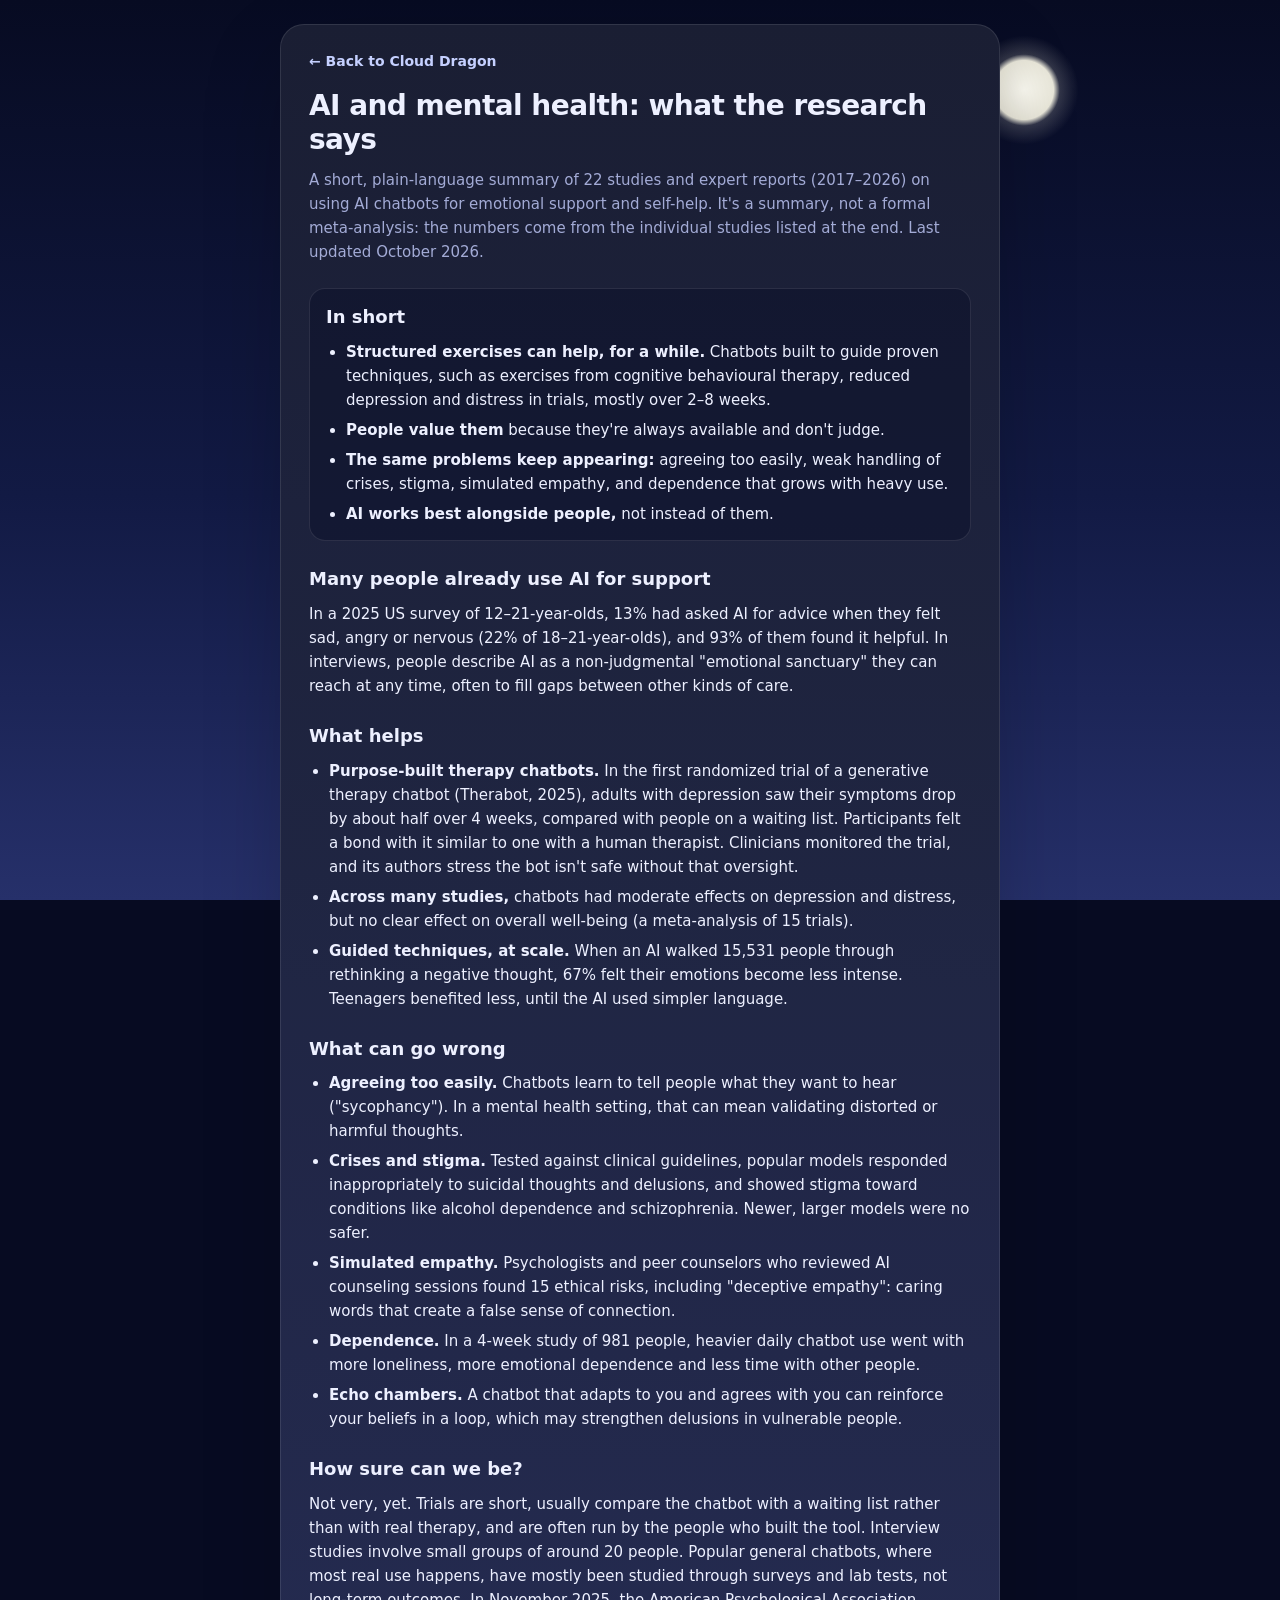
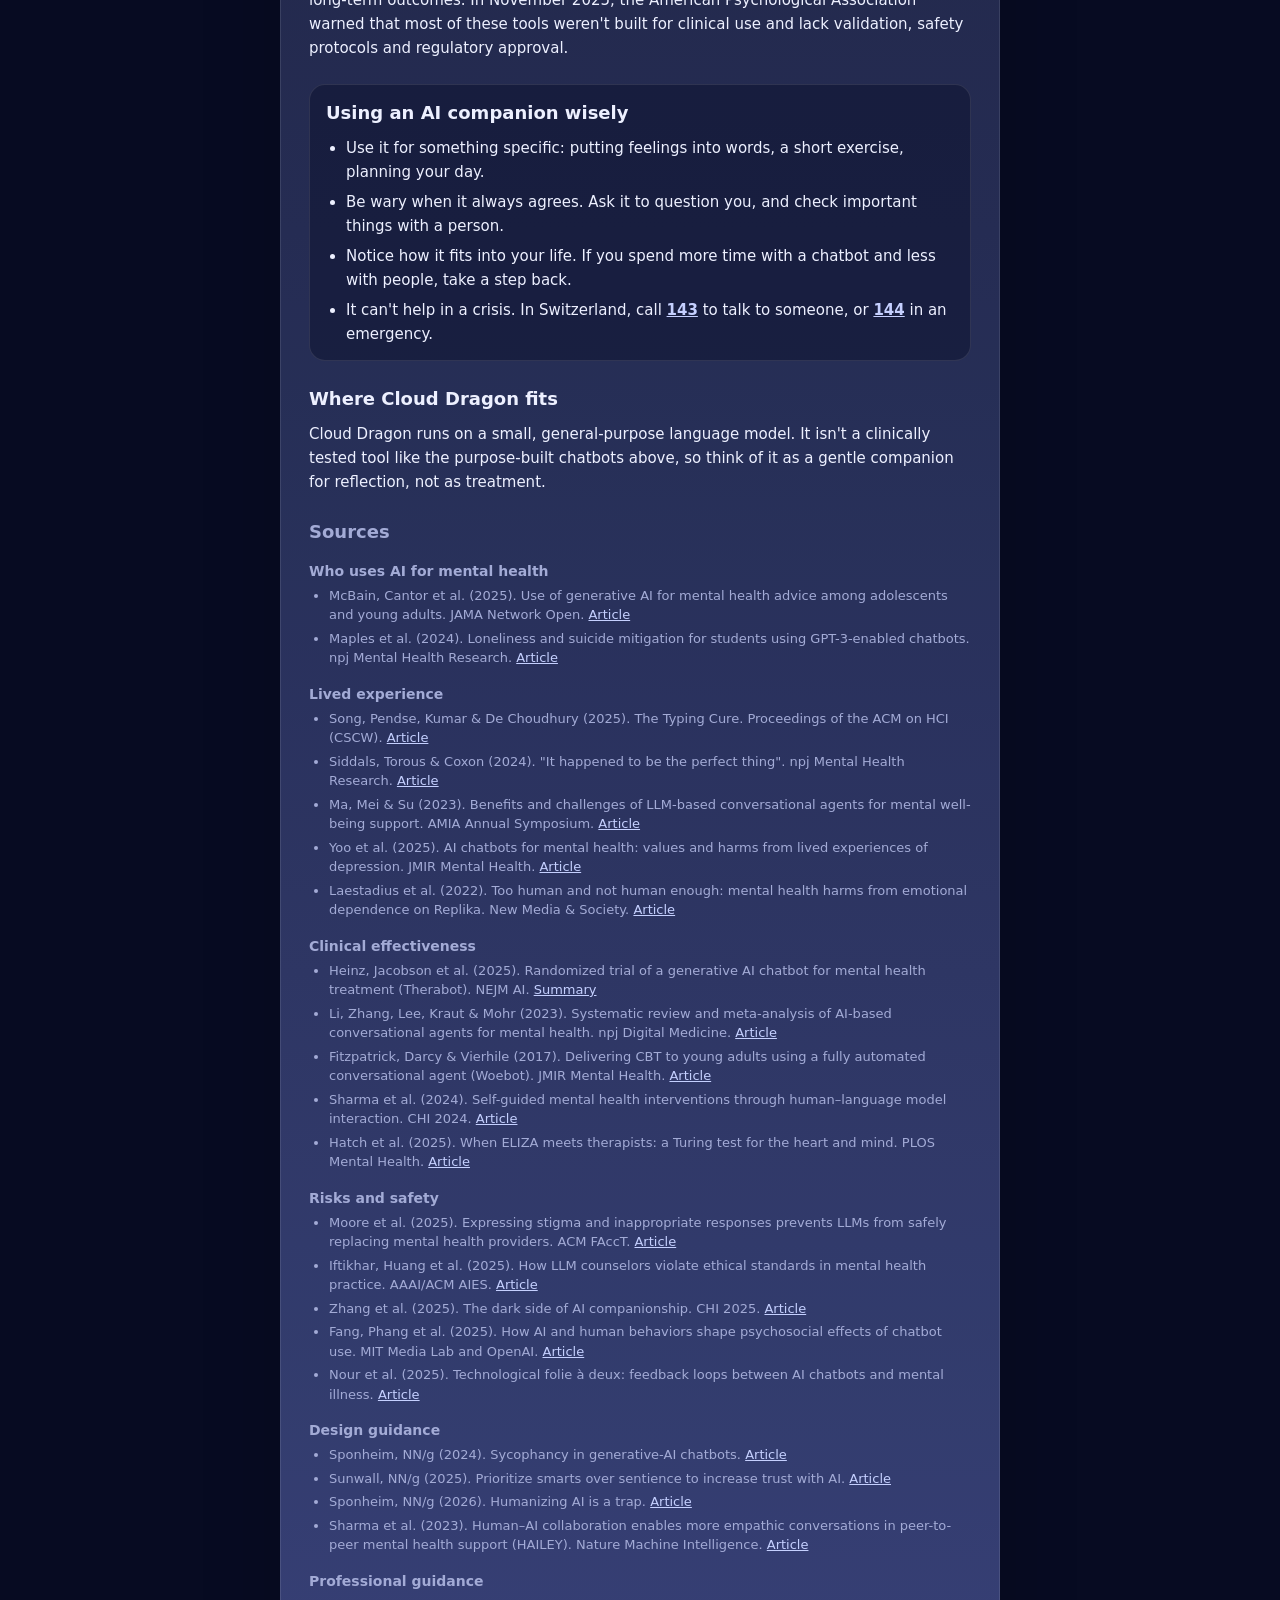
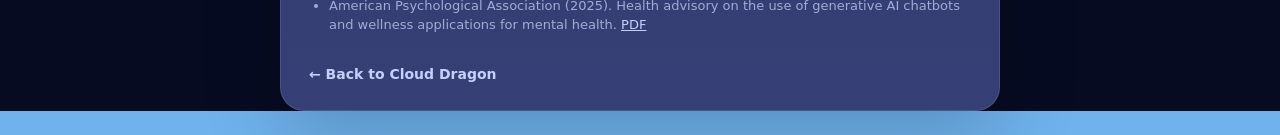
<file: research.html>
<!doctype html>
<html lang="en" data-sky="day">
<head>
  <meta charset="utf-8" />
  <meta name="viewport" content="width=device-width, initial-scale=1, viewport-fit=cover" />
  <meta name="theme-color" content="#6fb2ec" />
  <title>AI and mental health: what the research says · Cloud Dragon</title>
  <link rel="icon" href="icon.svg" type="image/svg+xml" />
  <link rel="stylesheet" href="styles/themes.css" />
  <link rel="stylesheet" href="styles/base.css" />
  <link rel="stylesheet" href="styles/sky.css" />
  <link rel="stylesheet" href="styles/research.css" />
</head>

<body>
  <div class="sky" aria-hidden="true">
    <div class="sky-layer dawn"></div>
    <div class="sky-layer day"></div>
    <div class="sky-layer dusk"></div>
    <div class="sky-layer night"></div>
    <div class="orb"></div>
  </div>

  <main class="research research-text">
    <a class="back-link" href="./">← Back to Cloud Dragon</a>

    <h1>AI and mental health: what the research says</h1>
    <p class="lede">
      A short, plain-language summary of 22 studies and expert reports (2017–2026) on using AI
      chatbots for emotional support and self-help. It's a summary, not a formal meta-analysis:
      the numbers come from the individual studies listed at the end. Last updated October 2026.
    </p>

    <section class="in-short">
      <h2>In short</h2>
      <ul>
        <li>
          <strong>Structured exercises can help, for a while.</strong> Chatbots built to guide
          proven techniques, such as exercises from cognitive behavioural therapy, reduced
          depression and distress in trials, mostly over 2–8 weeks.
        </li>
        <li><strong>People value them</strong> because they're always available and don't judge.</li>
        <li>
          <strong>The same problems keep appearing:</strong> agreeing too easily, weak handling of
          crises, stigma, simulated empathy, and dependence that grows with heavy use.
        </li>
        <li><strong>AI works best alongside people,</strong> not instead of them.</li>
      </ul>
    </section>

    <section>
      <h2>Many people already use AI for support</h2>
      <p>
        In a 2025 US survey of 12–21-year-olds, 13% had asked AI for advice when they felt sad,
        angry or nervous (22% of 18–21-year-olds), and 93% of them found it helpful. In interviews,
        people describe AI as a non-judgmental "emotional sanctuary" they can reach at any time,
        often to fill gaps between other kinds of care.
      </p>
    </section>

    <section>
      <h2>What helps</h2>
      <ul>
        <li>
          <strong>Purpose-built therapy chatbots.</strong> In the first randomized trial of a
          generative therapy chatbot (Therabot, 2025), adults with depression saw their symptoms
          drop by about half over 4 weeks, compared with people on a waiting list. Participants
          felt a bond with it similar to one with a human therapist. Clinicians monitored the
          trial, and its authors stress the bot isn't safe without that oversight.
        </li>
        <li>
          <strong>Across many studies,</strong> chatbots had moderate effects on depression and
          distress, but no clear effect on overall well-being (a meta-analysis of 15 trials).
        </li>
        <li>
          <strong>Guided techniques, at scale.</strong> When an AI walked 15,531 people through
          rethinking a negative thought, 67% felt their emotions become less intense. Teenagers
          benefited less, until the AI used simpler language.
        </li>
      </ul>
    </section>

    <section>
      <h2>What can go wrong</h2>
      <ul>
        <li>
          <strong>Agreeing too easily.</strong> Chatbots learn to tell people what they want to
          hear ("sycophancy"). In a mental health setting, that can mean validating distorted or
          harmful thoughts.
        </li>
        <li>
          <strong>Crises and stigma.</strong> Tested against clinical guidelines, popular models
          responded inappropriately to suicidal thoughts and delusions, and showed stigma toward
          conditions like alcohol dependence and schizophrenia. Newer, larger models were no safer.
        </li>
        <li>
          <strong>Simulated empathy.</strong> Psychologists and peer counselors who reviewed AI
          counseling sessions found 15 ethical risks, including "deceptive empathy": caring words
          that create a false sense of connection.
        </li>
        <li>
          <strong>Dependence.</strong> In a 4-week study of 981 people, heavier daily chatbot use
          went with more loneliness, more emotional dependence and less time with other people.
        </li>
        <li>
          <strong>Echo chambers.</strong> A chatbot that adapts to you and agrees with you can
          reinforce your beliefs in a loop, which may strengthen delusions in vulnerable people.
        </li>
      </ul>
    </section>

    <section>
      <h2>How sure can we be?</h2>
      <p>
        Not very, yet. Trials are short, usually compare the chatbot with a waiting list rather
        than with real therapy, and are often run by the people who built the tool. Interview
        studies involve small groups of around 20 people. Popular general chatbots, where most real
        use happens, have mostly been studied through surveys and lab tests, not long-term
        outcomes. In November 2025, the American Psychological Association warned that most of
        these tools weren't built for clinical use and lack validation, safety protocols and
        regulatory approval.
      </p>
    </section>

    <section class="advice">
      <h2>Using an AI companion wisely</h2>
      <ul>
        <li>Use it for something specific: putting feelings into words, a short exercise, planning your day.</li>
        <li>Be wary when it always agrees. Ask it to question you, and check important things with a person.</li>
        <li>Notice how it fits into your life. If you spend more time with a chatbot and less with people, take a step back.</li>
        <li>It can't help in a crisis. In Switzerland, call <a href="tel:143">143</a> to talk to someone, or <a href="tel:144">144</a> in an emergency.</li>
      </ul>
    </section>

    <section>
      <h2>Where Cloud Dragon fits</h2>
      <p>
        Cloud Dragon runs on a small, general-purpose language model. It isn't a clinically tested
        tool like the purpose-built chatbots above, so think of it as a gentle companion for
        reflection, not as treatment.
      </p>
    </section>

    <section class="sources">
      <h2>Sources</h2>
      <h3>Who uses AI for mental health</h3>
      <ul>
        <li>McBain, Cantor et al. (2025). Use of generative AI for mental health advice among adolescents and young adults. JAMA Network Open. <a href="https://doi.org/10.1001/jamanetworkopen.2025.42281">Article</a></li>
        <li>Maples et al. (2024). Loneliness and suicide mitigation for students using GPT-3-enabled chatbots. npj Mental Health Research. <a href="https://pmc.ncbi.nlm.nih.gov/articles/PMC10955814">Article</a></li>
      </ul>
      <h3>Lived experience</h3>
      <ul>
        <li>Song, Pendse, Kumar & De Choudhury (2025). The Typing Cure. Proceedings of the ACM on HCI (CSCW). <a href="https://dl.acm.org/doi/10.1145/3757430">Article</a></li>
        <li>Siddals, Torous & Coxon (2024). "It happened to be the perfect thing". npj Mental Health Research. <a href="https://pmc.ncbi.nlm.nih.gov/articles/PMC11514308/">Article</a></li>
        <li>Ma, Mei & Su (2023). Benefits and challenges of LLM-based conversational agents for mental well-being support. AMIA Annual Symposium. <a href="https://arxiv.org/abs/2307.15810">Article</a></li>
        <li>Yoo et al. (2025). AI chatbots for mental health: values and harms from lived experiences of depression. JMIR Mental Health. <a href="https://arxiv.org/abs/2504.18932">Article</a></li>
        <li>Laestadius et al. (2022). Too human and not human enough: mental health harms from emotional dependence on Replika. New Media & Society. <a href="https://journals.sagepub.com/doi/10.1177/14614448221142007">Article</a></li>
      </ul>
      <h3>Clinical effectiveness</h3>
      <ul>
        <li>Heinz, Jacobson et al. (2025). Randomized trial of a generative AI chatbot for mental health treatment (Therabot). NEJM AI. <a href="https://tto.dartmouth.edu/news/2025/03/first-therapy-chatbot-trial-yields-mental-health-benefits">Summary</a></li>
        <li>Li, Zhang, Lee, Kraut & Mohr (2023). Systematic review and meta-analysis of AI-based conversational agents for mental health. npj Digital Medicine. <a href="https://doaj.org/article/f17df3045e7249698659f7fcaae4adad">Article</a></li>
        <li>Fitzpatrick, Darcy & Vierhile (2017). Delivering CBT to young adults using a fully automated conversational agent (Woebot). JMIR Mental Health. <a href="https://mental.jmir.org/2017/2/e19">Article</a></li>
        <li>Sharma et al. (2024). Self-guided mental health interventions through human–language model interaction. CHI 2024. <a href="https://arxiv.org/abs/2310.15461v2">Article</a></li>
        <li>Hatch et al. (2025). When ELIZA meets therapists: a Turing test for the heart and mind. PLOS Mental Health. <a href="https://www.ncbi.nlm.nih.gov/pmc/articles/PMC12798195/">Article</a></li>
      </ul>
      <h3>Risks and safety</h3>
      <ul>
        <li>Moore et al. (2025). Expressing stigma and inappropriate responses prevents LLMs from safely replacing mental health providers. ACM FAccT. <a href="https://arxiv.org/abs/2504.18412v1">Article</a></li>
        <li>Iftikhar, Huang et al. (2025). How LLM counselors violate ethical standards in mental health practice. AAAI/ACM AIES. <a href="https://jeffhuang.com/papers/LLMEthicalMental_AIES25.pdf">Article</a></li>
        <li>Zhang et al. (2025). The dark side of AI companionship. CHI 2025. <a href="https://arxiv.org/abs/2410.20130">Article</a></li>
        <li>Fang, Phang et al. (2025). How AI and human behaviors shape psychosocial effects of chatbot use. MIT Media Lab and OpenAI. <a href="https://arxiv.org/html/2503.17473v1">Article</a></li>
        <li>Nour et al. (2025). Technological folie à deux: feedback loops between AI chatbots and mental illness. <a href="https://arxiv.org/pdf/2507.19218">Article</a></li>
      </ul>
      <h3>Design guidance</h3>
      <ul>
        <li>Sponheim, NN/g (2024). Sycophancy in generative-AI chatbots. <a href="https://www.nngroup.com/articles/sycophancy-generative-ai-chatbots/">Article</a></li>
        <li>Sunwall, NN/g (2025). Prioritize smarts over sentience to increase trust with AI. <a href="https://www.nngroup.com/articles/smarts-emotion-trust-ai/">Article</a></li>
        <li>Sponheim, NN/g (2026). Humanizing AI is a trap. <a href="https://www.nngroup.com/articles/humanizing-ai/">Article</a></li>
        <li>Sharma et al. (2023). Human–AI collaboration enables more empathic conversations in peer-to-peer mental health support (HAILEY). Nature Machine Intelligence. <a href="https://arxiv.org/abs/2203.15144v1">Article</a></li>
      </ul>
      <h3>Professional guidance</h3>
      <ul>
        <li>American Psychological Association (2025). Health advisory on the use of generative AI chatbots and wellness applications for mental health. <a href="https://www.infocop.es/wp-content/uploads/2025/11/health-advisory-ai-chatbots-wellness-apps-mental-health.pdf">PDF</a></li>
      </ul>
    </section>

    <a class="back-link" href="./">← Back to Cloud Dragon</a>
  </main>

  <!-- Match the app's sky to the time of day. -->
  <script type="module" src="js/research-page.js"></script>
</body>
</html>
</file>
<file: styles/themes.css>
/* Colors for each time of day. The page sets <html data-sky="dawn|day|dusk|night">. */

:root,
:root[data-sky="day"] {
  color-scheme: light;
  --sky: linear-gradient(180deg, #6fb2ec 0%, #9fcff3 45%, #e3f2fb 100%);
  --text: #17324d;
  --muted: #46627e;
  --glass: rgba(255, 255, 255, 0.42);
  --border: rgba(30, 60, 100, 0.12);
  --assistant: rgba(255, 255, 255, 0.72);
  --user: rgba(205, 230, 255, 0.92);
  --accent: #2f7fd0;
  --on-accent: #ffffff;
  --cloud: rgba(255, 255, 255, 0.9);
  --orb: radial-gradient(circle, #fffbe6 0%, #ffe9a8 55%, rgba(255, 233, 168, 0) 72%);
  --orb-x: 78%;
  --orb-y: 9%;
  --orb-size: 120px;
  --pearl: #f7fbff;
  --pearl-edge: #c9d8ef;
  --icon-fill: #ffffff;
  --icon-ink: #5f77a6;
  --icon-horn: #d8b066;
  --icon-pearl: #fff3c9;
  --danger: #b3261e;
  --halo: 0 1px 10px rgba(255, 255, 255, 0.8);
}

:root[data-sky="dawn"] {
  color-scheme: light;
  --sky: linear-gradient(180deg, #c9d4f0 0%, #f3d4cf 50%, #f8bfa6 100%);
  --text: #2a2d45;
  --muted: #5f6382;
  --glass: rgba(255, 255, 255, 0.42);
  --border: rgba(70, 60, 110, 0.13);
  --assistant: rgba(255, 255, 255, 0.66);
  --user: rgba(255, 224, 232, 0.92);
  --accent: #cf5c84;
  --on-accent: #ffffff;
  --cloud: rgba(255, 238, 240, 0.85);
  --orb: radial-gradient(circle, #fff4e8 0%, #ffc9a3 50%, rgba(255, 201, 163, 0) 72%);
  --orb-x: 14%;
  --orb-y: 70%;
  --orb-size: 150px;
  --pearl: #fff0f4;
  --pearl-edge: #efc3d0;
  --icon-fill: #fffafa;
  --icon-ink: #8a6f9e;
  --icon-horn: #dcae78;
  --icon-pearl: #ffe2d2;
  --danger: #b3261e;
  --halo: 0 1px 10px rgba(255, 255, 255, 0.8);
}

:root[data-sky="dusk"] {
  color-scheme: dark;
  --sky: linear-gradient(180deg, #2b285a 0%, #6a4a8c 45%, #d9846a 85%, #f2a865 100%);
  --text: #fff4ec;
  --muted: #e3cfe0;
  --glass: rgba(32, 22, 58, 0.4);
  --border: rgba(255, 255, 255, 0.14);
  --assistant: rgba(40, 28, 70, 0.6);
  --user: rgba(122, 64, 112, 0.72);
  --accent: #ffbf73;
  --on-accent: #2a1d3a;
  --cloud: rgba(255, 196, 186, 0.5);
  --orb: radial-gradient(circle, #fff0d0 0%, #ffad66 50%, rgba(255, 173, 102, 0) 72%);
  --orb-x: 86%;
  --orb-y: 94%;
  --orb-size: 190px;
  --pearl: #ffe6c7;
  --pearl-edge: #f5b77a;
  --icon-fill: #fff3ea;
  --icon-ink: #6b4d86;
  --icon-horn: #f0c07e;
  --icon-pearl: #ffd29a;
  --danger: #ffb4a9;
  --halo: 0 1px 10px rgba(30, 16, 50, 0.85);
}

:root[data-sky="night"] {
  color-scheme: dark;
  --sky: linear-gradient(180deg, #070b22 0%, #121a44 55%, #26306a 100%);
  --text: #edf0ff;
  --muted: #a3abd6;
  --glass: rgba(10, 14, 40, 0.45);
  --border: rgba(255, 255, 255, 0.1);
  --assistant: rgba(255, 255, 255, 0.08);
  --user: rgba(140, 160, 255, 0.22);
  --accent: #c5d0ff;
  --on-accent: #121a44;
  --cloud: rgba(160, 175, 230, 0.16);
  --orb: radial-gradient(circle, #fbfaf2 0%, #e9e7da 38%, rgba(233, 231, 218, 0.18) 46%, rgba(233, 231, 218, 0) 70%);
  --orb-x: 80%;
  --orb-y: 10%;
  --orb-size: 110px;
  --pearl: #e4e9ff;
  --pearl-edge: #aab5ef;
  --icon-fill: #eef1ff;
  --icon-ink: #5d6aab;
  --icon-horn: #cfd2f2;
  --icon-pearl: #fffbe8;
  --danger: #ffb4a9;
  --halo: 0 1px 10px rgba(5, 8, 30, 0.85);
}
</file>
<file: styles/base.css>
/* Page defaults shared by every component. */

* {
  box-sizing: border-box;
  -webkit-tap-highlight-color: transparent;
}

html,
body {
  margin: 0;
  min-height: 100%;
  background: #6fb2ec;
  color: var(--text);
  font-family:
    Inter, ui-sans-serif, system-ui, -apple-system, BlinkMacSystemFont,
    "Segoe UI", sans-serif;
}

body {
  min-height: 100dvh;
  overscroll-behavior: none;
}

button,
textarea,
input {
  font: inherit;
}

button {
  border: 0;
  cursor: pointer;
  touch-action: manipulation;
}

.link-button {
  padding: 0;
  background: none;
  color: var(--muted);
  font-size: 12px;
  text-decoration: underline;
}

.link-button.danger { color: var(--danger); }

input:focus,
textarea:focus {
  border-color: var(--accent);
}

button:disabled {
  opacity: 0.45;
  cursor: default;
}

/* Hidden elements stay hidden, whatever display a component sets. */
[hidden] {
  display: none !important;
}
</file>
<file: styles/sky.css>
/* The animated sky behind the app: gradient, sun or moon, stars and clouds. */

.sky {
  position: fixed;
  inset: 0;
  overflow: hidden;
  z-index: 0;
  pointer-events: none;
}

/* Each time of day has its own layer so changes fade instead of jumping. */
.sky-layer {
  position: absolute;
  inset: 0;
  opacity: 0;
  transition: opacity 2.5s ease;
}

.sky-layer.dawn { background: linear-gradient(180deg, #c9d4f0 0%, #f3d4cf 50%, #f8bfa6 100%); }

.sky-layer.day { background: linear-gradient(180deg, #6fb2ec 0%, #9fcff3 45%, #e3f2fb 100%); }

.sky-layer.dusk { background: linear-gradient(180deg, #2b285a 0%, #6a4a8c 45%, #d9846a 85%, #f2a865 100%); }

.sky-layer.night { background: linear-gradient(180deg, #070b22 0%, #121a44 55%, #26306a 100%); }

[data-sky="dawn"] .sky-layer.dawn,
[data-sky="day"] .sky-layer.day,
[data-sky="dusk"] .sky-layer.dusk,
[data-sky="night"] .sky-layer.night {
  opacity: 1;
}

/* Sun by day, moon by night. */
.orb {
  position: absolute;
  left: var(--orb-x);
  top: var(--orb-y);
  width: var(--orb-size);
  height: var(--orb-size);
  transform: translate(-50%, -50%);
  border-radius: 50%;
  background: var(--orb);
  transition: left 2.5s ease, top 2.5s ease, width 2.5s ease, height 2.5s ease;
}

.stars {
  position: absolute;
  inset: 0;
  opacity: 0;
  transition: opacity 2.5s ease;
}

[data-sky="dusk"] .stars { opacity: 0.35; }

[data-sky="night"] .stars { opacity: 1; }

.star {
  position: absolute;
  width: 2px;
  height: 2px;
  border-radius: 50%;
  background: #ffffff;
  opacity: 0.55;
}

/* One bright star for every day you've spent with your dragon. */
.star.bond {
  width: 4px;
  height: 4px;
  opacity: 1;
  background: #fffbe8;
  box-shadow: 0 0 8px 2px rgba(255, 245, 210, 0.7);
  animation: twinkle 3.6s ease-in-out infinite;
}

@keyframes twinkle {
  50% { opacity: 0.45; transform: scale(0.75); }
}

.cloud {
  position: absolute;
  left: 0;
  top: var(--top);
  width: 220px;
  height: 58px;
  border-radius: 60px;
  background: var(--cloud);
  filter: blur(1.5px);
  transform: translateX(-60vw) scale(var(--scale));
  animation: drift var(--duration) linear infinite;
  animation-delay: var(--delay);
  transition: background 2.5s ease;
}

.cloud::before,
.cloud::after {
  content: "";
  position: absolute;
  border-radius: 50%;
  background: inherit;
}

.cloud::before { width: 92px; height: 92px; left: 34px; top: -44px; }

.cloud::after { width: 120px; height: 120px; left: 92px; top: -60px; }

@keyframes drift {
  from { transform: translateX(-60vw) scale(var(--scale)); }
  to { transform: translateX(130vw) scale(var(--scale)); }
}

@media (prefers-reduced-motion: reduce) {
  .cloud,
  .star.bond {
    animation: none;
  }

  .cloud {
    transform: translateX(var(--rest)) scale(var(--scale));
  }
}
</file>
<file: styles/research.css>
/* The research summary ("AI and mental health: what the research says").
   Its text is styled under .research-text, both in the pop-up window in the
   app (.research-dialog) and on the standalone page (research.html, .research). */

/* ---------- Pop-up window in the app ---------- */

/* Wider than the Help & info window, for easier reading. */
.research-dialog {
  width: min(640px, calc(100% - 32px));
}

/* ---------- Standalone page frame ---------- */

.research {
  position: relative;
  z-index: 1;
  width: min(720px, calc(100% - 32px));
  margin: 24px auto;
  padding: 24px 28px;
  border-radius: 24px;
  border: 1px solid var(--border);
  /* The assistant color is see-through, so lay it over the sky for a solid page. */
  background:
    linear-gradient(var(--assistant), var(--assistant)),
    var(--sky) border-box;
  box-shadow: 0 30px 80px rgba(0, 0, 0, 0.18);
}

.research h1 {
  margin: 16px 0 8px;
  font-size: 28px;
  line-height: 1.2;
  letter-spacing: -0.02em;
}

.back-link {
  display: inline-block;
  font-size: 14px;
  font-weight: 650;
  text-decoration: none;
}

.research > .back-link:last-child {
  margin-top: 28px;
}

@media (max-width: 520px) {
  .research {
    margin: 16px auto;
    padding: 18px;
  }

  .research h1 {
    font-size: 24px;
  }
}

/* ---------- The text (window and page) ---------- */

.research-text {
  font-size: 15px;
  line-height: 1.6;
}

.research-text .lede {
  margin: 12px 0 8px;
  color: var(--muted);
}

.research-text section {
  margin-top: 24px;
}

.research-text h2 {
  margin: 0 0 8px;
  font-size: 18px;
}

.research-text h3 {
  margin: 16px 0 4px;
  font-size: 14px;
}

.research-text p {
  margin: 0;
}

.research-text ul {
  margin: 0;
  padding-left: 20px;
}

.research-text li + li {
  margin-top: 6px;
}

.research-text a {
  color: var(--accent);
}

.research-text a[href^="tel:"] {
  font-weight: 700;
}

/* The two most useful parts stand out a little. */
.research-text .in-short,
.research-text .advice {
  padding: 14px 16px;
  border-radius: 16px;
  border: 1px solid var(--border);
  background: var(--glass);
}

.research-text .sources {
  font-size: 13px;
  line-height: 1.5;
  color: var(--muted);
}

.research-text .sources li + li {
  margin-top: 4px;
}
</file>
